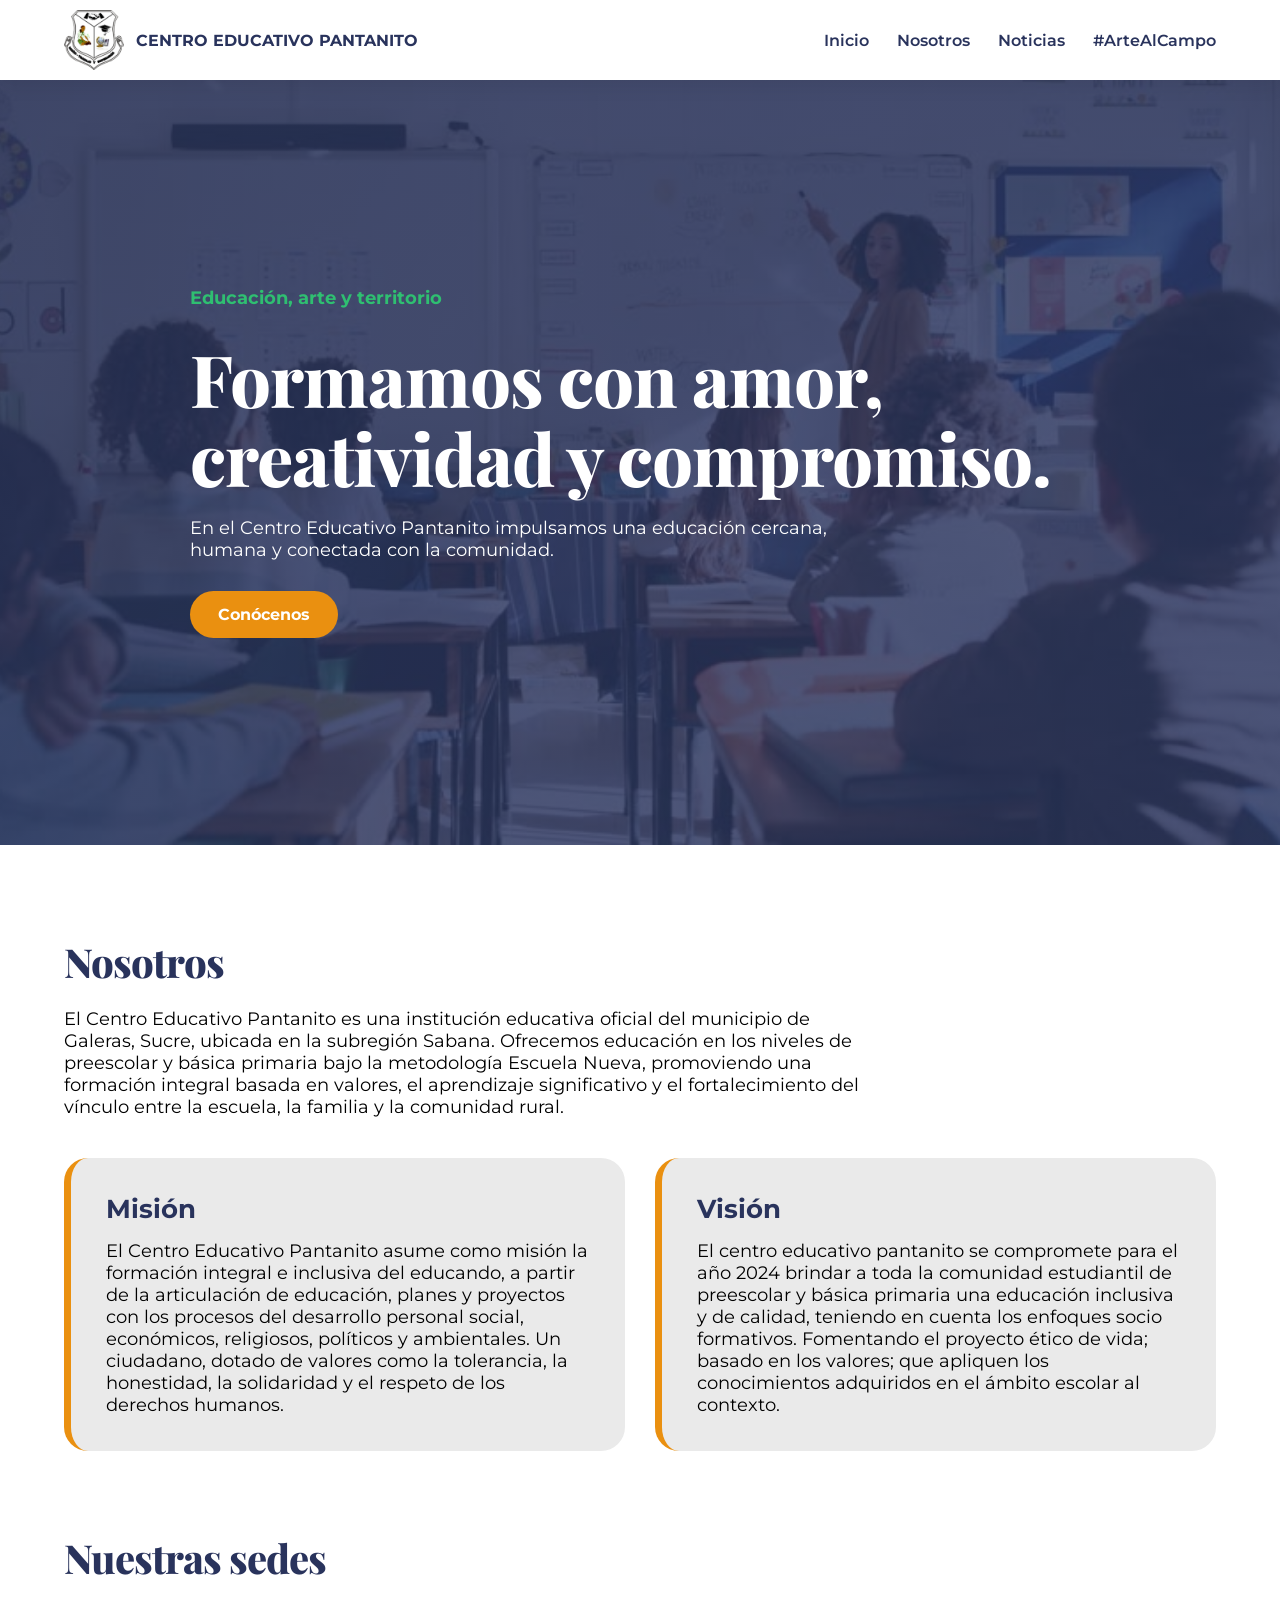
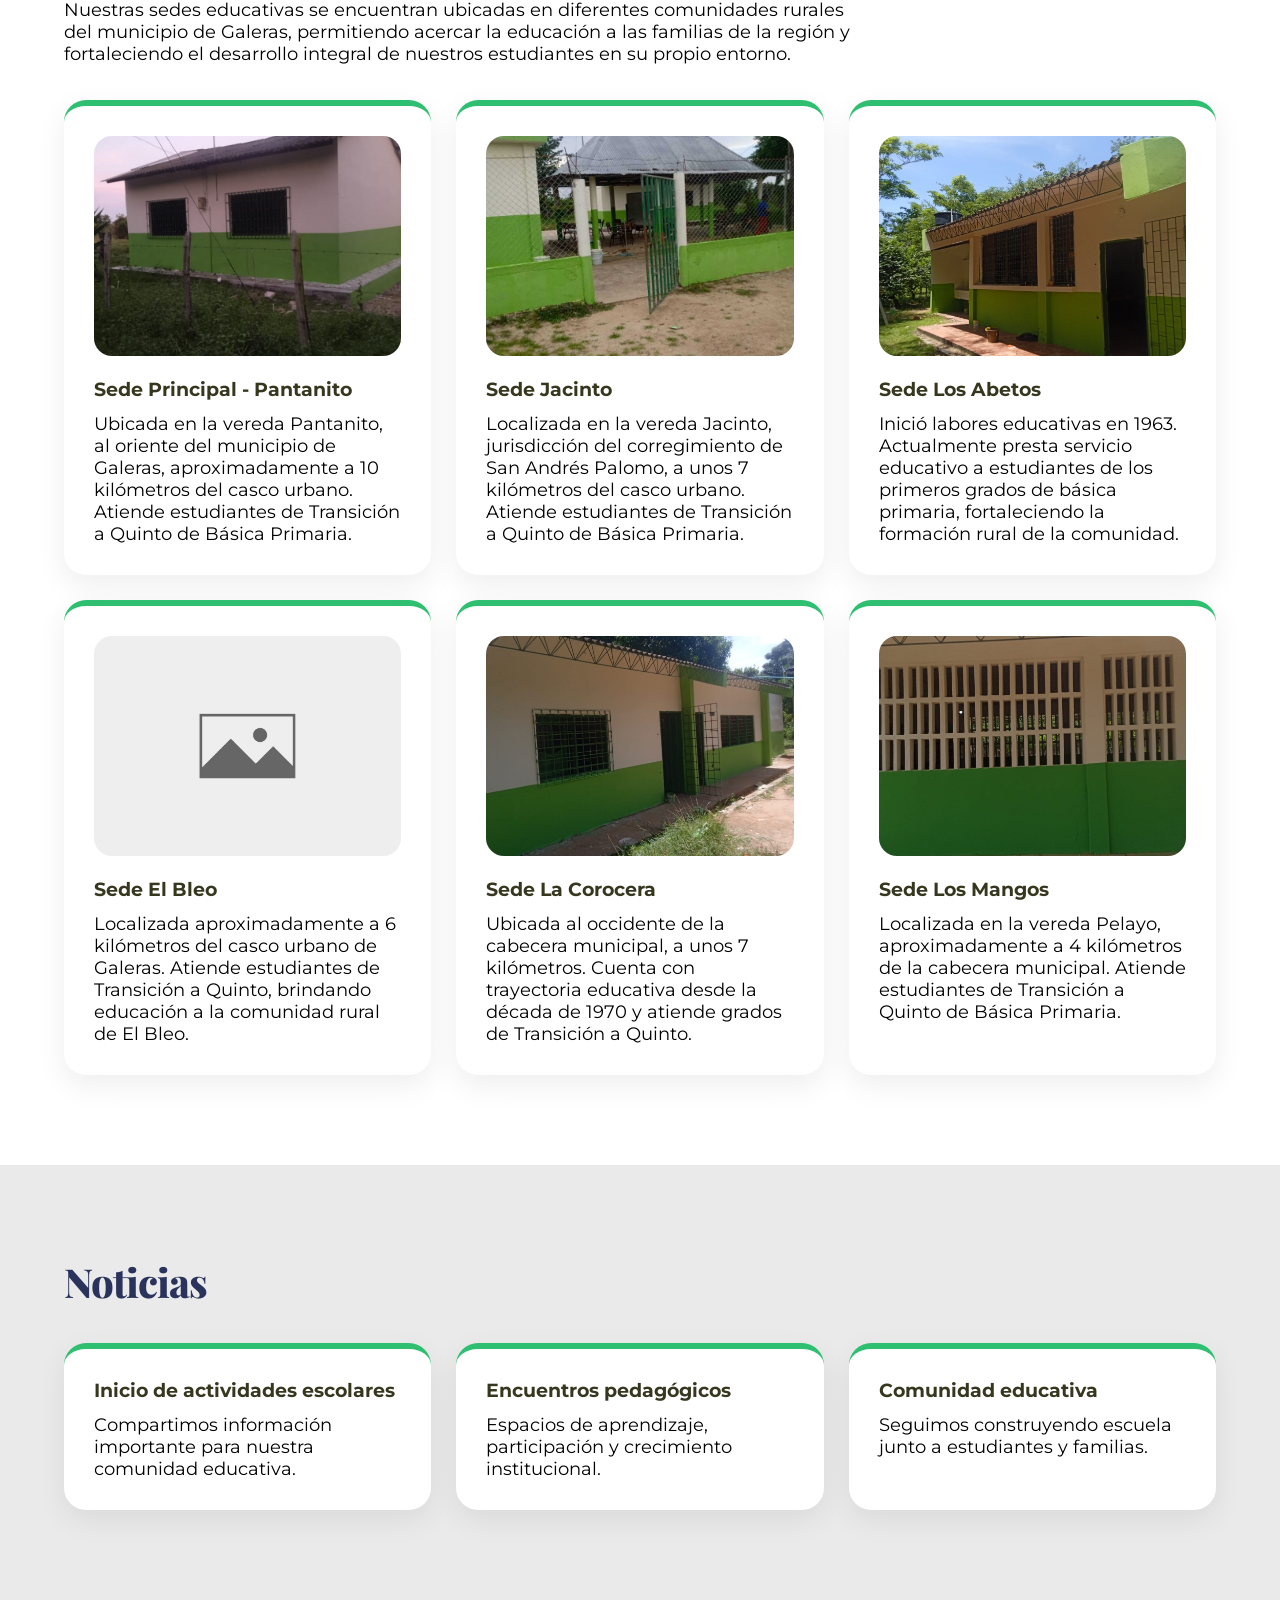
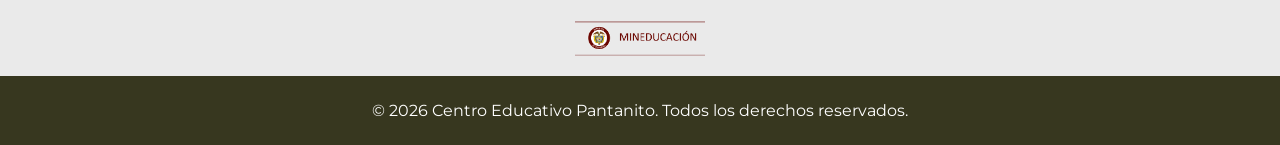
<file: index.html>
<!doctype html>
<html lang="es">
  <head>
    <meta charset="UTF-8" />
    <meta name="viewport" content="width=device-width, initial-scale=1.0" />
    <title>Centro Educativo Pantanito</title>
    <link rel="preconnect" href="https://fonts.googleapis.com" />
    <link rel="preconnect" href="https://fonts.gstatic.com" crossorigin />
    <link
      href="https://fonts.googleapis.com/css2?family=Montserrat:wght@400;500;600;700;800&family=Playfair+Display:wght@600;700;800&display=swap"
      rel="stylesheet"
    />
    <link rel="stylesheet" href="styles.css" />
  </head>
  <body>
    <header class="header">
      <nav class="navbar">
        <div class="logo">
          <div class="logo-box">
            <img src="img/logo.png" alt="Logo Centro Educativo Pantanito" />
          </div>
          <span>CENTRO EDUCATIVO PANTANITO</span>
        </div>

        <input type="checkbox" id="menu-toggle" class="menu-toggle" />
        <label for="menu-toggle" class="hamburger">
          <span></span>
          <span></span>
          <span></span>
        </label>

        <ul class="menu">
          <li><a href="#inicio">Inicio</a></li>
          <li><a href="#nosotros">Nosotros</a></li>
          <li><a href="#noticias">Noticias</a></li>
          <li><a href="arte-al-campo.html">#ArteAlCampo</a></li>
        </ul>
      </nav>
    </header>

    <section id="inicio" class="hero">
      <div class="hero-content">
        <p class="tag">Educación, arte y territorio</p>
        <h1>Formamos con amor, creatividad y compromiso.</h1>
        <p>
          En el Centro Educativo Pantanito impulsamos una educación cercana,
          humana y conectada con la comunidad.
        </p>
        <a href="#nosotros" class="btn">Conócenos</a>
      </div>
    </section>

    <section id="nosotros" class="section">
      <h2>Nosotros</h2>
      <p>
        El Centro Educativo Pantanito es una institución educativa oficial del
        municipio de Galeras, Sucre, ubicada en la subregión Sabana. Ofrecemos
        educación en los niveles de preescolar y básica primaria bajo la
        metodología Escuela Nueva, promoviendo una formación integral basada en
        valores, el aprendizaje significativo y el fortalecimiento del vínculo
        entre la escuela, la familia y la comunidad rural.
      </p>

      <div class="mission-vision">
        <article class="info-box">
          <h3>Misión</h3>
          <p>
            El Centro Educativo Pantanito asume como misión la formación
            integral e inclusiva del educando, a partir de la articulación de
            educación, planes y proyectos con los procesos del desarrollo
            personal social, económicos, religiosos, políticos y ambientales. Un
            ciudadano, dotado de valores como la tolerancia, la honestidad, la
            solidaridad y el respeto de los derechos humanos.
          </p>
        </article>

        <article class="info-box">
          <h3>Visión</h3>
          <p>
            El centro educativo pantanito se compromete para el año 2024 brindar
            a toda la comunidad estudiantil de preescolar y básica primaria una
            educación inclusiva y de calidad, teniendo en cuenta los enfoques
            socio formativos. Fomentando el proyecto ético de vida; basado en
            los valores; que apliquen los conocimientos adquiridos en el ámbito
            escolar al contexto.
          </p>
        </article>
      </div>

      <div class="sedes">
        <h2>Nuestras sedes</h2>
        <p>
          Nuestras sedes educativas se encuentran ubicadas en diferentes
          comunidades rurales del municipio de Galeras, permitiendo acercar la
          educación a las familias de la región y fortaleciendo el desarrollo
          integral de nuestros estudiantes en su propio entorno.
        </p>

        <div class="cards sedes-grid">
          <article class="card sede-card">
            <img
              src="img/sede_pantanito.jpeg"
              alt="Sede Principal - Pantanito"
              class="sede-img-real"
            />
            <h3>Sede Principal - Pantanito</h3>
            <p>
              Ubicada en la vereda Pantanito, al oriente del municipio de
              Galeras, aproximadamente a 10 kilómetros del casco urbano. Atiende
              estudiantes de Transición a Quinto de Básica Primaria.
            </p>
          </article>

          <article class="card sede-card">
            <img
              src="img/sede_jacinto.jpg"
              alt="Sede Jacinto"
              class="sede-img-real"
            />
            <h3>Sede Jacinto</h3>
            <p>
              Localizada en la vereda Jacinto, jurisdicción del corregimiento de
              San Andrés Palomo, a unos 7 kilómetros del casco urbano. Atiende
              estudiantes de Transición a Quinto de Básica Primaria.
            </p>
          </article>

          <article class="card sede-card">
            <img
              src="img/sede_abetos.jpeg"
              alt="Sede Abetos"
              class="sede-img-real"
            />
            <h3>Sede Los Abetos</h3>
            <p>
              Inició labores educativas en 1963. Actualmente presta servicio
              educativo a estudiantes de los primeros grados de básica primaria,
              fortaleciendo la formación rural de la comunidad.
            </p>
          </article>

          <article class="card sede-card">
            <img
              src="img/nophoto.webp"
              alt="Sede El Bleo"
              class="sede-img-real"
            />
            <h3>Sede El Bleo</h3>
            <p>
              Localizada aproximadamente a 6 kilómetros del casco urbano de
              Galeras. Atiende estudiantes de Transición a Quinto, brindando
              educación a la comunidad rural de El Bleo.
            </p>
          </article>

          <article class="card sede-card">
            <img
              src="img/sede_corocera.jpeg"
              alt="Sede Corocera"
              class="sede-img-real"
            />
            <h3>Sede La Corocera</h3>
            <p>
              Ubicada al occidente de la cabecera municipal, a unos 7
              kilómetros. Cuenta con trayectoria educativa desde la década de
              1970 y atiende grados de Transición a Quinto.
            </p>
          </article>

          <article class="card sede-card">
            <img
              src="img/sede_mangos.jpeg"
              alt="Sede Mangos"
              class="sede-img-real"
            />
            <h3>Sede Los Mangos</h3>
            <p>
              Localizada en la vereda Pelayo, aproximadamente a 4 kilómetros de
              la cabecera municipal. Atiende estudiantes de Transición a Quinto
              de Básica Primaria.
            </p>
          </article>
        </div>
      </div>
    </section>

    <section id="noticias" class="section bg-light">
      <h2>Noticias</h2>

      <div class="cards">
        <article class="card">
          <h3>Inicio de actividades escolares</h3>
          <p>
            Compartimos información importante para nuestra comunidad educativa.
          </p>
        </article>

        <article class="card">
          <h3>Encuentros pedagógicos</h3>
          <p>
            Espacios de aprendizaje, participación y crecimiento institucional.
          </p>
        </article>

        <article class="card">
          <h3>Comunidad educativa</h3>
          <p>Seguimos construyendo escuela junto a estudiantes y familias.</p>
        </article>
      </div>
    </section>

    <section class="logos-section">
      <div class="logos-container">
        <div class="logos-grid">
          <div class="logo-aliado">
            <img
              src="img/logo-mineducacion.png"
              alt="Ministerio de Educación Nacional"
            />
          </div>
        </div>
      </div>
    </section>

    <footer class="footer">
      <p>© 2026 Centro Educativo Pantanito. Todos los derechos reservados.</p>
    </footer>

    <script>
      let lastScroll = 0;
      const header = document.querySelector(".header");

      window.addEventListener("scroll", () => {
        const currentScroll = window.pageYOffset;

        if (currentScroll > lastScroll && currentScroll > 120) {
          header.classList.add("hide-header");
        } else {
          header.classList.remove("hide-header");
        }

        lastScroll = currentScroll;
      });
    </script>
  </body>
</html>
</file>
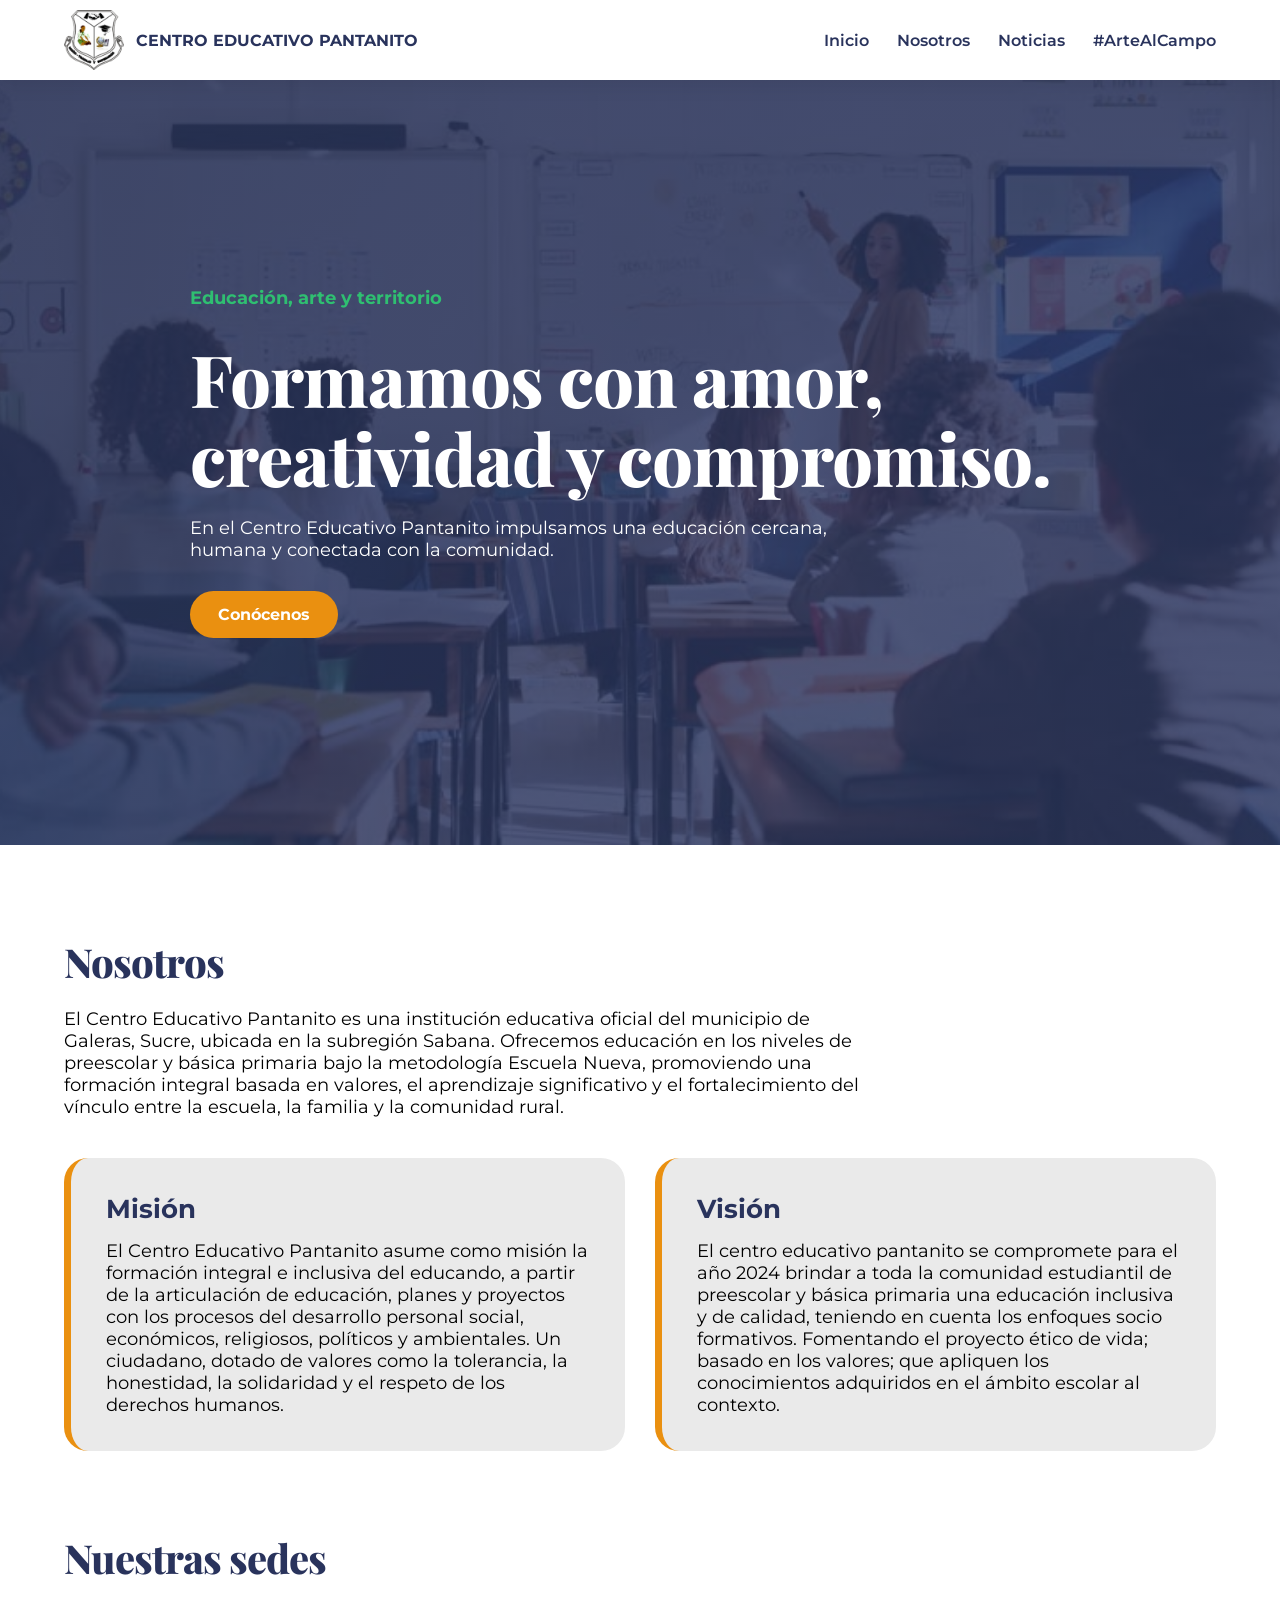
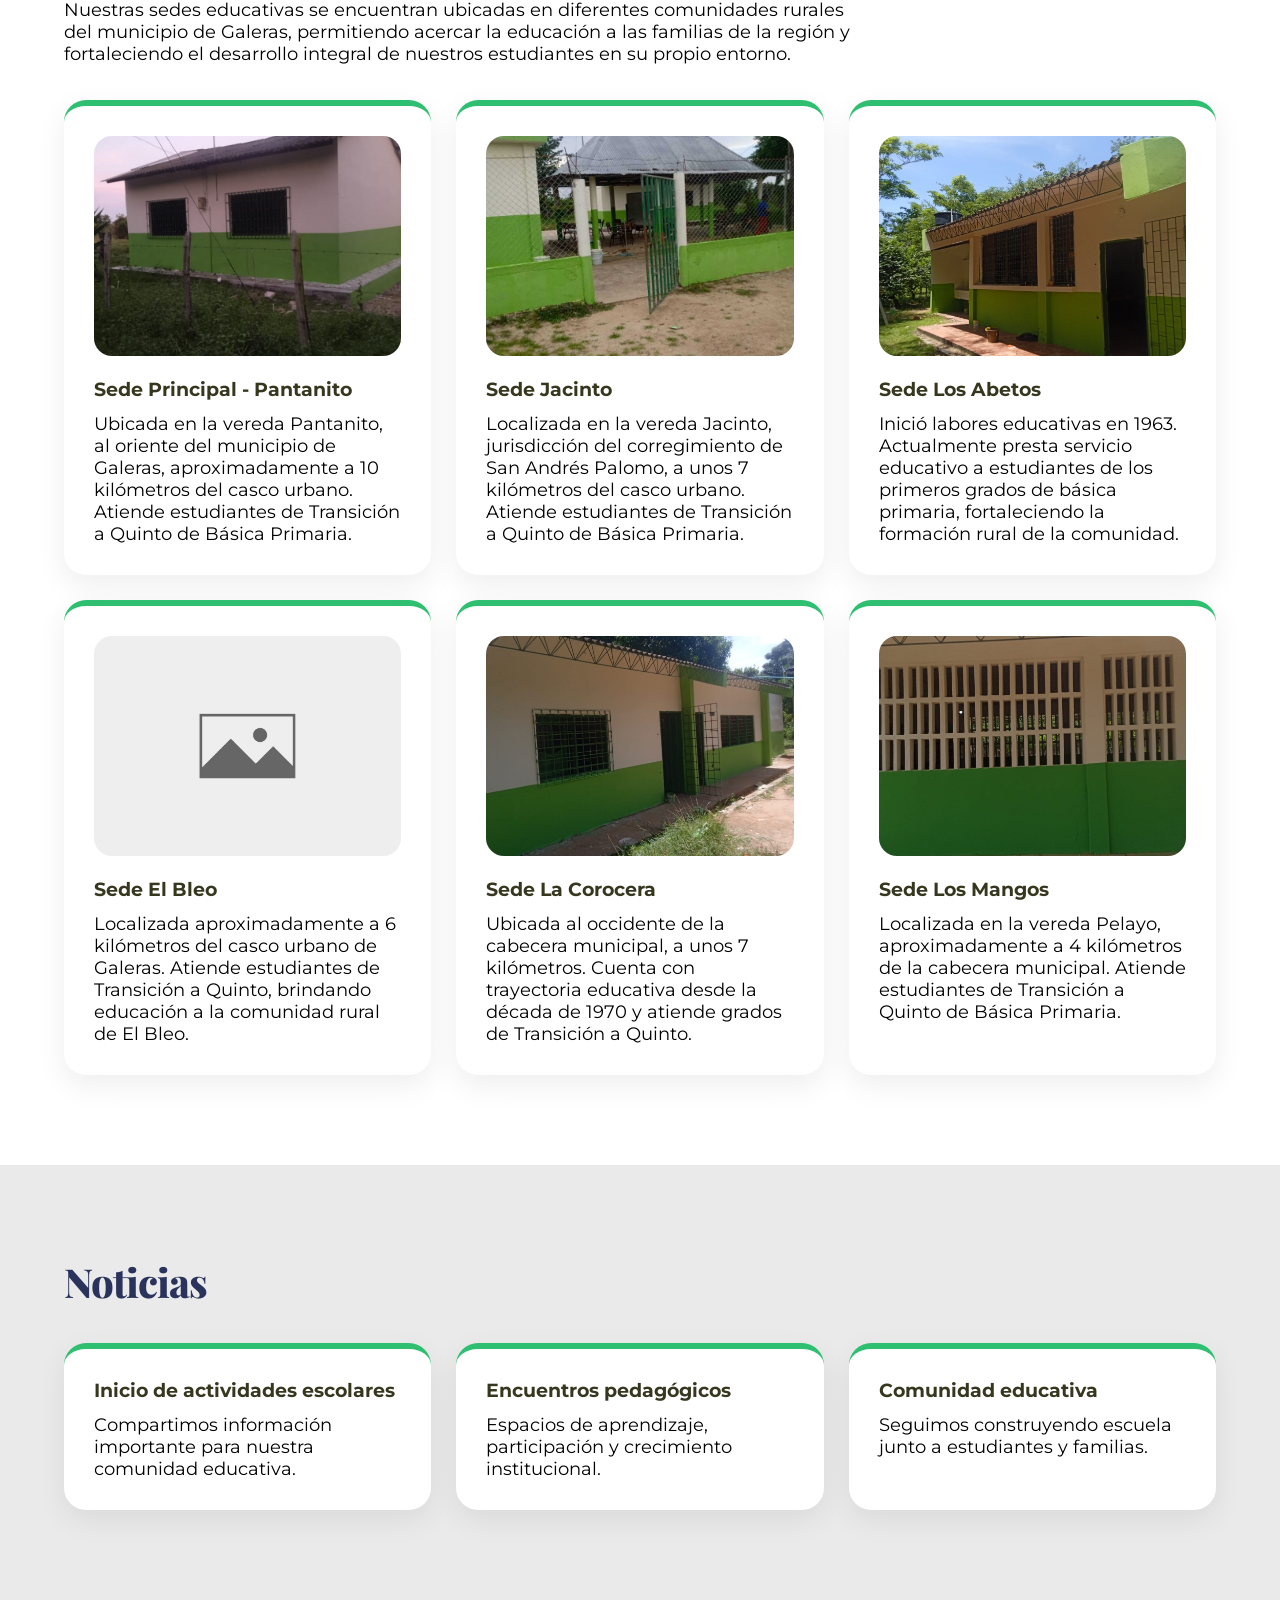
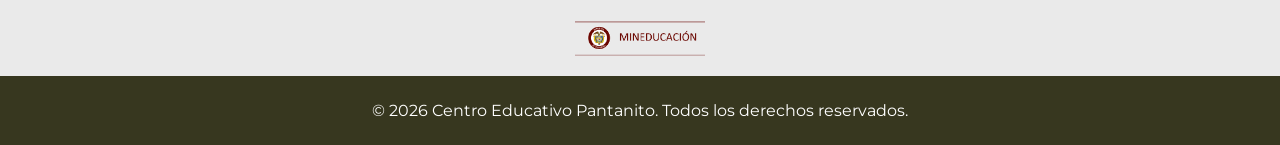
<file: public/index.html>
<!doctype html>
<html lang="es">
  <head>
    <meta charset="UTF-8" />
    <meta name="viewport" content="width=device-width, initial-scale=1.0" />
    <meta
      name="google-site-verification"
      content="tFphovsq3m1QZ6vWgcsMhpFMZ1lnezRZASwz-lnG0_Q"
    />
    <title>Centro Educativo Pantanito | Galeras, Sucre, Colombia</title>

    <meta
      name="description"
      content="Página web oficial del Centro Educativo Pantanito, institución educativa rural del municipio de Galeras, Sucre, Colombia. Conoce nuestras sedes, proyectos educativos, noticias y el proyecto Arte al Campo."
    />

    <meta name="robots" content="index, follow" />

    <meta name="author" content="Centro Educativo Pantanito" />
    <link rel="preconnect" href="https://fonts.googleapis.com" />
    <link rel="preconnect" href="https://fonts.gstatic.com" crossorigin />
    <link
      href="https://fonts.googleapis.com/css2?family=Montserrat:wght@400;500;600;700;800&family=Playfair+Display:wght@600;700;800&display=swap"
      rel="stylesheet"
    />
    <link rel="stylesheet" href="styles.css" />
  </head>
  <body>
    <header class="header">
      <nav class="navbar">
        <div class="logo">
          <div class="logo-box">
            <img src="img/logo.png" alt="Logo Centro Educativo Pantanito" />
          </div>
          <span>CENTRO EDUCATIVO PANTANITO</span>
        </div>

        <input type="checkbox" id="menu-toggle" class="menu-toggle" />
        <label for="menu-toggle" class="hamburger">
          <span></span>
          <span></span>
          <span></span>
        </label>

        <ul class="menu">
          <li><a href="#inicio">Inicio</a></li>
          <li><a href="#nosotros">Nosotros</a></li>
          <li><a href="#noticias">Noticias</a></li>
          <li><a href="arte-al-campo.html">#ArteAlCampo</a></li>
        </ul>
      </nav>
    </header>

    <section id="inicio" class="hero">
      <div class="hero-content">
        <p class="tag">Educación, arte y territorio</p>
        <h1>Formamos con amor, creatividad y compromiso.</h1>
        <p>
          En el Centro Educativo Pantanito impulsamos una educación cercana,
          humana y conectada con la comunidad.
        </p>
        <a href="#nosotros" class="btn">Conócenos</a>
      </div>
    </section>

    <section id="nosotros" class="section">
      <h2>Nosotros</h2>
      <p>
        El Centro Educativo Pantanito es una institución educativa oficial del
        municipio de Galeras, Sucre, ubicada en la subregión Sabana. Ofrecemos
        educación en los niveles de preescolar y básica primaria bajo la
        metodología Escuela Nueva, promoviendo una formación integral basada en
        valores, el aprendizaje significativo y el fortalecimiento del vínculo
        entre la escuela, la familia y la comunidad rural.
      </p>

      <div class="mission-vision">
        <article class="info-box">
          <h3>Misión</h3>
          <p>
            El Centro Educativo Pantanito asume como misión la formación
            integral e inclusiva del educando, a partir de la articulación de
            educación, planes y proyectos con los procesos del desarrollo
            personal social, económicos, religiosos, políticos y ambientales. Un
            ciudadano, dotado de valores como la tolerancia, la honestidad, la
            solidaridad y el respeto de los derechos humanos.
          </p>
        </article>

        <article class="info-box">
          <h3>Visión</h3>
          <p>
            El centro educativo pantanito se compromete para el año 2024 brindar
            a toda la comunidad estudiantil de preescolar y básica primaria una
            educación inclusiva y de calidad, teniendo en cuenta los enfoques
            socio formativos. Fomentando el proyecto ético de vida; basado en
            los valores; que apliquen los conocimientos adquiridos en el ámbito
            escolar al contexto.
          </p>
        </article>
      </div>

      <div class="sedes">
        <h2>Nuestras sedes</h2>
        <p>
          Nuestras sedes educativas se encuentran ubicadas en diferentes
          comunidades rurales del municipio de Galeras, permitiendo acercar la
          educación a las familias de la región y fortaleciendo el desarrollo
          integral de nuestros estudiantes en su propio entorno.
        </p>

        <div class="cards sedes-grid">
          <article class="card sede-card">
            <img
              src="img/sede_pantanito.jpeg"
              alt="Sede Principal - Pantanito"
              class="sede-img-real"
            />
            <h3>Sede Principal - Pantanito</h3>
            <p>
              Ubicada en la vereda Pantanito, al oriente del municipio de
              Galeras, aproximadamente a 10 kilómetros del casco urbano. Atiende
              estudiantes de Transición a Quinto de Básica Primaria.
            </p>
          </article>

          <article class="card sede-card">
            <img
              src="img/sede_jacinto.jpg"
              alt="Sede Jacinto"
              class="sede-img-real"
            />
            <h3>Sede Jacinto</h3>
            <p>
              Localizada en la vereda Jacinto, jurisdicción del corregimiento de
              San Andrés Palomo, a unos 7 kilómetros del casco urbano. Atiende
              estudiantes de Transición a Quinto de Básica Primaria.
            </p>
          </article>

          <article class="card sede-card">
            <img
              src="img/sede_abetos.jpeg"
              alt="Sede Abetos"
              class="sede-img-real"
            />
            <h3>Sede Los Abetos</h3>
            <p>
              Inició labores educativas en 1963. Actualmente presta servicio
              educativo a estudiantes de los primeros grados de básica primaria,
              fortaleciendo la formación rural de la comunidad.
            </p>
          </article>

          <article class="card sede-card">
            <img
              src="img/nophoto.webp"
              alt="Sede El Bleo"
              class="sede-img-real"
            />
            <h3>Sede El Bleo</h3>
            <p>
              Localizada aproximadamente a 6 kilómetros del casco urbano de
              Galeras. Atiende estudiantes de Transición a Quinto, brindando
              educación a la comunidad rural de El Bleo.
            </p>
          </article>

          <article class="card sede-card">
            <img
              src="img/sede_corocera.jpeg"
              alt="Sede Corocera"
              class="sede-img-real"
            />
            <h3>Sede La Corocera</h3>
            <p>
              Ubicada al occidente de la cabecera municipal, a unos 7
              kilómetros. Cuenta con trayectoria educativa desde la década de
              1970 y atiende grados de Transición a Quinto.
            </p>
          </article>

          <article class="card sede-card">
            <img
              src="img/sede_mangos.jpeg"
              alt="Sede Mangos"
              class="sede-img-real"
            />
            <h3>Sede Los Mangos</h3>
            <p>
              Localizada en la vereda Pelayo, aproximadamente a 4 kilómetros de
              la cabecera municipal. Atiende estudiantes de Transición a Quinto
              de Básica Primaria.
            </p>
          </article>
        </div>
      </div>
    </section>

    <section id="noticias" class="section bg-light">
      <h2>Noticias</h2>

      <div class="cards">
        <article class="card">
          <h3>Inicio de actividades escolares</h3>
          <p>
            Compartimos información importante para nuestra comunidad educativa.
          </p>
        </article>

        <article class="card">
          <h3>Encuentros pedagógicos</h3>
          <p>
            Espacios de aprendizaje, participación y crecimiento institucional.
          </p>
        </article>

        <article class="card">
          <h3>Comunidad educativa</h3>
          <p>Seguimos construyendo escuela junto a estudiantes y familias.</p>
        </article>
      </div>
    </section>

    <section class="logos-section">
      <div class="logos-container">
        <div class="logos-grid">
          <div class="logo-aliado">
            <img
              src="img/logo-mineducacion.png"
              alt="Ministerio de Educación Nacional"
            />
          </div>
        </div>
      </div>
    </section>

    <footer class="footer">
      <p>© 2026 Centro Educativo Pantanito. Todos los derechos reservados.</p>
    </footer>

    <script>
      let lastScroll = 0;
      const header = document.querySelector(".header");

      window.addEventListener("scroll", () => {
        const currentScroll = window.pageYOffset;

        if (currentScroll > lastScroll && currentScroll > 120) {
          header.classList.add("hide-header");
        } else {
          header.classList.remove("hide-header");
        }

        lastScroll = currentScroll;
      });
    </script>
  </body>
</html>
</file>
<file: styles.css>
:root {
  --gris: #EAEAEA;
  --naranja: #EA9010;
  --khaki: #37371F;
  --indigo: #29335C;
  --verde: #2FBF71;
  --blanco: #FFFFFF;
  --texto: #222222;
}

* {
  margin: 0;
  padding: 0;
  box-sizing: border-box;
}

html {
  scroll-behavior: smooth;
}

body {
  font-family: 'Montserrat', sans-serif;
}

h1, h2 {
  font-family: 'Playfair Display', serif;
  font-weight: 800;
  letter-spacing: -1px;
}

h3,
.logo span,
.menu a,
.btn,
.tag {
  font-family: 'Montserrat', sans-serif;
  font-weight: 700;
}

p,
li,
span {
  font-family: 'Montserrat', sans-serif;
  font-weight: 400;
}

.header {
  background: var(--blanco);
  box-shadow: 0 4px 20px rgba(0, 0, 0, 0.08);
  position: sticky;
  top: 0;
  z-index: 1000;
  transition: transform 0.35s ease;
}

.header.hide-header {
  transform: translateY(-100%);
}

.navbar {
  width: 90%;
  max-width: 1200px;
  margin: auto;
  height: 80px;
  display: flex;
  justify-content: space-between;
  align-items: center;
}

.logo {
  display: flex;
  align-items: center;
  gap: 12px;
  font-weight: bold;
  color: var(--indigo);
}

.logo-box {
  width: 60px;
  height: 60px;
  border-radius: 14px;
  background: transparent;
  display: flex;
  align-items: center;
  justify-content: center;
  overflow: hidden;
}

.logo-box img {
  width: 100%;
  height: 100%;
  object-fit: contain;
}

.menu {
  list-style: none;
  display: flex;
  gap: 28px;
}

.menu a {
  text-decoration: none;
  color: var(--indigo);
  font-weight: 600;
}

.menu a:hover {
  color: var(--naranja);
}

.hero {
  min-height: 85vh;
  background:
    linear-gradient(rgba(41, 51, 92, 0.82), rgba(41, 51, 92, 0.82)),
    url("img/index.jpg");
  background-size: cover;
  background-position: center;
  display: flex;
  align-items: center;
  color: var(--blanco);
}

.hero-content {
  width: 90%;
  max-width: 900px;
  margin: auto;
}

.tag {
  color: var(--verde);
  font-weight: bold;
  margin-bottom: 15px;
}

.hero h1 {
  font-size: clamp(38px, 6vw, 72px);
  line-height: 1.1;
  margin-bottom: 20px;
}

.hero p {
  max-width: 650px;
  font-size: 18px;
  margin-bottom: 30px;
}

.btn {
  display: inline-block;
  background: var(--naranja);
  color: var(--blanco);
  padding: 14px 28px;
  border-radius: 40px;
  text-decoration: none;
  font-weight: bold;
  transition: 0.3s ease;
}

.btn:hover {
  background: var(--verde);
  transform: translateY(-3px);
}

.section {
  width: 90%;
  max-width: 1200px;
  margin: auto;
  padding: 90px 0;
}

.section h2 {
  color: var(--indigo);
  font-size: 40px;
  margin-bottom: 20px;
}

.section p {
  max-width: 800px;
  font-size: 18px;
}

.bg-light {
  max-width: none;
  width: 100%;
  background: var(--gris);
  padding-left: 5%;
  padding-right: 5%;
}

.cards {
  display: grid;
  grid-template-columns: repeat(3, 1fr);
  gap: 25px;
  margin-top: 35px;
}

.card {
  background: var(--blanco);
  padding: 30px;
  border-radius: 22px;
  box-shadow: 0 10px 30px rgba(0, 0, 0, 0.07);
  border-top: 6px solid var(--verde);
}

.card h3 {
  color: var(--khaki);
  margin-bottom: 12px;
}

.arte {
  background: var(--indigo);
  color: var(--blanco);
  border-radius: 30px;
  padding: 70px;
  margin-top: 70px;
  margin-bottom: 70px;
}

.arte h2 {
  color: var(--verde);
}

.btn-dark {
  background: var(--verde);
  margin-top: 25px;
}

.btn-dark:hover {
  background: var(--naranja);
}

.footer {
  background: var(--khaki);
  color: var(--blanco);
  text-align: center;
  padding: 25px;
}

@media (max-width: 768px) {
  .navbar {
    height: auto;
    padding: 18px 0 22px;
    flex-direction: column;
    gap: 18px;
  }

  .logo {
    justify-content: center;
    text-align: left;
  }

  .logo span {
    font-size: 18px;
    line-height: 1.2;
    max-width: 260px;
  }

  .logo-box {
    width: 56px;
    height: 56px;
    flex-shrink: 0;
  }

  .menu {
    width: 100%;
    display: grid;
    grid-template-columns: repeat(2, 1fr);
    gap: 12px;
  }

  .menu li {
    width: 100%;
  }

  .menu a {
    display: block;
    width: 100%;
    text-align: center;
    background: var(--gris);
    padding: 12px 10px;
    border-radius: 999px;
    font-size: 15px;
  }

  .menu a:hover {
    background: var(--naranja);
    color: var(--blanco);
  }

  .hero {
    min-height: 70vh;
    text-align: center;
    padding: 70px 0;
  }

  .hero-content {
    width: 88%;
  }

  .tag {
    font-size: 18px;
    margin-bottom: 18px;
  }

  .hero h1 {
    font-size: 45px;
    line-height: 1.05;
  }

  .hero p {
    font-size: 19px;
    margin-left: auto;
    margin-right: auto;
  }

  .cards {
    grid-template-columns: 1fr;
  }

  .mission-vision {
    grid-template-columns: 1fr;
  }

  .arte {
    padding: 45px 25px;
    border-radius: 20px;
  }

  .section h2 {
    font-size: 34px;
  }
}

@media (max-width: 430px) {
  .navbar {
    width: 92%;
  }

  .logo span {
    font-size: 16px;
  }

  .menu {
    grid-template-columns: 1fr;
    gap: 10px;
  }

  .menu a {
    font-size: 15px;
    padding: 11px;
  }

  .hero h1 {
    font-size: 38px;
  }

  .hero p {
    font-size: 17px;
  }

  .tag {
    font-size: 16px;
  }
}

.arte-hero {
  background:
    linear-gradient(rgba(55, 55, 31, 0.78), rgba(55, 55, 31, 0.78)),
    url("https://images.unsplash.com/photo-1513364776144-60967b0f800f?auto=format&fit=crop&w=1600&q=80");
  background-size: cover;
  background-position: center;
}

.mission-vision {
  display: grid;
  grid-template-columns: repeat(2, 1fr);
  gap: 30px;
  margin-top: 40px;
}

.info-box {
  background: var(--gris);
  padding: 35px;
  border-radius: 24px;
  border-left: 7px solid var(--naranja);
}

.info-box h3 {
  color: var(--indigo);
  font-size: 26px;
  margin-bottom: 15px;
}

.sedes {
  margin-top: 80px;
}

.sedes h2 {
  margin-bottom: 15px;
}

.sedes-grid {
  margin-top: 35px;
}

.sede-card {
  overflow: hidden;
}

.sede-img-real {
  width: 100%;
  max-width: 320px;
  height: 220px;
  object-fit: cover;
  object-position: center;
  display: block;
  border-radius: 18px;
  margin: 0 auto 22px auto;
}

.sede-card {
  display: flex;
  flex-direction: column;
}

.logos-section {
  background: var(--gris);
  padding: 20px 5%;
}

.logos-container {
  max-width: 1200px;
  margin: auto;
}

.logos-grid {
  display: flex;
  justify-content: center;
  align-items: center;
}

.logo-aliado {
  display: flex;
  align-items: center;
  justify-content: center;
  background: transparent;
  padding: 0;
  border: none;
  box-shadow: none;
}

.logo-aliado img {
  max-width: 130px;
  max-height: 45px;
  object-fit: contain;
}

@media (max-width: 768px) {
  .mission-vision {
    grid-template-columns: 1fr;
  }
}

.menu a {
  position: relative;
  transition: color 0.3s ease, transform 0.3s ease;
}

.menu a::after {
  content: "";
  position: absolute;
  left: 50%;
  bottom: -6px;
  width: 0;
  height: 3px;
  background: var(--verde);
  border-radius: 20px;
  transform: translateX(-50%);
  transition: width 0.3s ease;
}

.menu a:hover {
  color: var(--verde);
  transform: translateY(-2px);
}

.menu a:hover::after {
  width: 60%;
}

.card {
  transition: transform 0.3s ease, box-shadow 0.3s ease;
}

.card:hover {
  transform: translateY(-8px);
  box-shadow: 0 18px 45px rgba(0, 0, 0, 0.12);
}

.card h3 {
  transition: color 0.3s ease;
}

.card:hover h3 {
  color: var(--indigo);
}

.info-box {
  transition: transform 0.3s ease, box-shadow 0.3s ease;
}

.info-box:hover {
  transform: translateY(-6px);
  box-shadow: 0 16px 35px rgba(0, 0, 0, 0.1);
}

.menu-toggle,
.hamburger {
  display: none;
}

@media (max-width: 768px) {
  .navbar {
    height: 82px;
    padding: 0;
    flex-direction: row;
    justify-content: space-between;
    align-items: center;
  }

  .logo {
    flex: 1;
  }

  .logo span {
    font-size: 15px;
    line-height: 1.2;
    max-width: 220px;
  }

  .logo-box {
    width: 52px;
    height: 52px;
  }

  .hamburger {
    width: 44px;
    height: 44px;
    border-radius: 12px;
    background: var(--gris);
    display: flex;
    flex-direction: column;
    justify-content: center;
    align-items: center;
    gap: 5px;
    cursor: pointer;
  }

  .hamburger span {
    width: 22px;
    height: 3px;
    background: var(--indigo);
    border-radius: 10px;
    transition: 0.3s ease;
  }

  .menu {
    position: absolute;
    top: 82px;
    left: 0;
    width: 100%;
    background: var(--blanco);
    padding: 18px 6%;
    display: none;
    grid-template-columns: 1fr;
    gap: 12px;
    box-shadow: 0 18px 35px rgba(0, 0, 0, 0.08);
  }

  .menu-toggle:checked ~ .menu {
    display: grid;
  }

  .menu a {
    background: var(--gris);
    padding: 13px;
    border-radius: 999px;
    text-align: center;
  }

  .menu a::after {
    display: none;
  }

  .menu-toggle:checked + .hamburger span:nth-child(1) {
    transform: rotate(45deg) translate(5px, 6px);
  }

  .menu-toggle:checked + .hamburger span:nth-child(2) {
    opacity: 0;
  }

  .menu-toggle:checked + .hamburger span:nth-child(3) {
    transform: rotate(-45deg) translate(5px, -6px);
  }
}

.arte-gallery {
  display: grid;
  grid-template-columns: 1.2fr 1fr;
  gap: 24px;
  margin-top: 40px;
  align-items: stretch;
}

.arte-gallery-card {
  background: var(--gris);
  border-radius: 26px;
  overflow: hidden;
  box-shadow: 0 14px 35px rgba(0, 0, 0, 0.08);
  transition: transform 0.3s ease, box-shadow 0.3s ease;
}

.arte-gallery-card.large {
  grid-row: span 2;
}

.arte-gallery-card img {
  width: 100%;
  height: 100%;
  object-fit: cover;
  display: block;
}

.arte-gallery-card:hover {
  transform: translateY(-6px);
  box-shadow: 0 20px 45px rgba(0, 0, 0, 0.13);
}

@media (max-width: 900px) {
  .arte-gallery {
    grid-template-columns: 1fr;
  }

  .arte-gallery-card.large {
    grid-row: auto;
  }

  .arte-gallery-card img {
    height: auto;
  }
}

.arte-carousel-section {
  margin-top: 45px;
}

.arte-carousel-header {
  margin-bottom: 20px;
}

.arte-carousel-header h3 {
  color: var(--indigo);
  font-size: 24px;
  margin-bottom: 6px;
}

.arte-carousel-header p {
  color: var(--texto);
  font-size: 15px;
}

.arte-carousel {
  position: relative;
  display: flex;
  align-items: center;
  gap: 15px;
}

.arte-carousel-track {
  display: flex;
  gap: 22px;
  overflow-x: auto;
  scroll-behavior: smooth;
  padding: 10px 4px 20px;
  scrollbar-width: thin;
}

.arte-slide {
  width: 290px;
  min-width: 290px;
  height: 365px;
  object-fit: cover;
  border-radius: 22px;
  background: var(--gris);
  box-shadow: 0 12px 30px rgba(0, 0, 0, 0.1);
  cursor: pointer;
  transition: transform 0.3s ease, box-shadow 0.3s ease;
}

.arte-slide:hover {
  transform: translateY(-6px);
  box-shadow: 0 18px 42px rgba(0, 0, 0, 0.16);
}

.carousel-btn {
  width: 44px;
  height: 44px;
  min-width: 44px;
  border: none;
  border-radius: 50%;
  background: var(--indigo);
  color: var(--blanco);
  font-size: 32px;
  line-height: 1;
  cursor: pointer;
  display: grid;
  place-items: center;
  transition: background 0.3s ease, transform 0.3s ease;
}

.carousel-btn:hover {
  background: var(--verde);
  transform: scale(1.08);
}

.image-modal {
  position: fixed;
  inset: 0;
  background: rgba(0, 0, 0, 0.82);
  display: none;
  align-items: center;
  justify-content: center;
  padding: 25px;
  z-index: 5000;
}

.image-modal.active {
  display: flex;
}

.image-modal img {
  max-width: 92vw;
  max-height: 88vh;
  object-fit: contain;
  border-radius: 18px;
  background: var(--blanco);
}

.modal-close {
  position: absolute;
  top: 22px;
  right: 28px;
  background: transparent;
  border: none;
  color: var(--blanco);
  font-size: 42px;
  cursor: pointer;
}

@media (max-width: 768px) {
  .arte-carousel {
    gap: 8px;
  }

  .arte-slide {
    width: 245px;
    min-width: 245px;
    height: 310px;
  }

  .carousel-btn {
    display: none;
  }
}

.versiones-accordion {
  margin-top: 35px;
  display: grid;
  gap: 22px;
}

.version-box {
  background: var(--blanco);
  border-radius: 24px;
  box-shadow: 0 14px 35px rgba(0, 0, 0, 0.08);
  overflow: hidden;
}

.version-box summary {
  cursor: pointer;
  padding: 24px 30px;
  font-family: 'Montserrat', sans-serif;
  font-size: 22px;
  font-weight: 800;
  color: var(--indigo);
  list-style: none;
  position: relative;
}

.version-box summary::-webkit-details-marker {
  display: none;
}

.version-box summary::after {
  content: "+";
  position: absolute;
  right: 30px;
  top: 50%;
  transform: translateY(-50%);
  font-size: 30px;
  color: var(--verde);
}

.version-box[open] summary::after {
  content: "−";
}

.version-content {
  padding: 0 30px 35px;
}

.version-box[open] summary {
  border-bottom: 1px solid var(--gris);
  margin-bottom: 30px;
}

/* ==================================================
   SECCIÓN: ENLACES DE INTERÉS
================================================== */

.enlaces-section {
  margin-top: 3rem;
  padding: 2rem;
  background: var(--blanco);;
}

.enlaces-section .arte-carousel-header {
  margin-bottom: 1.5rem;
}

.enlaces-section .arte-carousel-header h3 {
  margin: 0 0 0.5rem;
  color: var(--indigo);
  font-family: "Montserrat", sans-serif;
  font-size: 24px;
}

.enlaces-section .arte-carousel-header p {
  margin: 0;
  color: var(--texto);
  font-size: 1rem;
  line-height: 1.6;
}

/* Contenedor de las tarjetas */

.enlaces-list {
  list-style: none;
  margin: 0;
  padding: 0;

  display: grid;
  grid-template-columns: repeat(2, minmax(0, 1fr));
  gap: 1rem;
}

.enlaces-list li {
  margin: 0;
  padding: 0;
}

/* Tarjeta de cada enlace */

.enlaces-list li a {
  display: flex;
  align-items: center;
  justify-content: space-between;
  gap: 1rem;

  min-height: 90px;
  padding: 1.2rem 1.3rem;

  color: --var(--indigo);
  background: var(--blanco);
  border: 1px solid var(--gris);
  border-left: 5px solid -var(--naranja);
  border-radius: 14px;

  font-family: "Montserrat", sans-serif;
  font-size: 1rem;
  font-weight: 700;
  line-height: 1.45;

  text-decoration: none;
  overflow-wrap: anywhere;

  box-shadow: 0 5px 15px rgba(32, 57, 104, 0.08);

  transition:
    transform 0.25s ease,
    box-shadow 0.25s ease,
    border-color 0.25s ease,
    background-color 0.25s ease;
}

/* Efecto al pasar el cursor */

.enlaces-list li a:hover {
  color: --var(--indigo);
  background: var(--gris);
  border-color: var(--naranja);
  transform: translateY(-4px);
  box-shadow: 0 10px 24px rgba(32, 57, 104, 0.16);
}

/* Accesibilidad con teclado */

.enlaces-list li a:focus-visible {
  outline: 3px solid rgba(213, 75, 11, 0.35);
  outline-offset: 4px;
}

/* Icono de enlace externo */

.enlace-icon {
  flex: 0 0 auto;

  width: 36px;
  height: 36px;

  display: grid;
  place-items: center;

  color: var(--blanco);
  background: var(--indigo);
  border-radius: 50%;

  font-size: 1.1rem;
  font-weight: 700;

  transition:
    background-color 0.25s ease,
    transform 0.25s ease;
}

.enlaces-list li a:hover .enlace-icon {
  background: var(--naranja);
  transform: translate(2px, -2px);
}

/* ==================================================
   DISEÑO RESPONSIVO
================================================== */

@media (max-width: 768px) {
  .enlaces-section {
    margin-top: 2rem;
    padding: 1.25rem;
  }

  .enlaces-section .arte-carousel-header h3 {
    font-size: 1.6rem;
  }

  .enlaces-list {
    grid-template-columns: 1fr;
  }

  .enlaces-list li a {
    min-height: 78px;
    padding: 1rem;
    font-size: 0.95rem;
  }
}

@media (max-width: 480px) {
  .enlaces-section {
    padding: 1rem;
  }

  .enlaces-section .arte-carousel-header h3 {
    font-size: 1.4rem;
  }

  .enlaces-list li a {
    gap: 0.75rem;
  }

  .enlace-icon {
    width: 32px;
    height: 32px;
    font-size: 1rem;
  }
}

.arte-video {
  width: 290px;
  min-width: 290px;
  height: 365px;
  object-fit: cover;
  border-radius: 22px;
  background: #000;
}

.arte-carousel-track {
  scroll-behavior: smooth;
  scroll-snap-type: x proximity;
  overscroll-behavior-x: contain;
}

.arte-carousel-track > .arte-slide {
  scroll-snap-align: start;
}

@media (prefers-reduced-motion: reduce) {
  .arte-carousel-track {
    scroll-behavior: auto;
  }
}
</file>
<file: public/styles.css>
:root {
  --gris: #EAEAEA;
  --naranja: #EA9010;
  --khaki: #37371F;
  --indigo: #29335C;
  --verde: #2FBF71;
  --blanco: #FFFFFF;
  --texto: #222222;
}

* {
  margin: 0;
  padding: 0;
  box-sizing: border-box;
}

html {
  scroll-behavior: smooth;
}

body {
  font-family: 'Montserrat', sans-serif;
}

h1, h2 {
  font-family: 'Playfair Display', serif;
  font-weight: 800;
  letter-spacing: -1px;
}

h3,
.logo span,
.menu a,
.btn,
.tag {
  font-family: 'Montserrat', sans-serif;
  font-weight: 700;
}

p,
li,
span {
  font-family: 'Montserrat', sans-serif;
  font-weight: 400;
}

.header {
  background: var(--blanco);
  box-shadow: 0 4px 20px rgba(0, 0, 0, 0.08);
  position: sticky;
  top: 0;
  z-index: 1000;
  transition: transform 0.35s ease;
}

.header.hide-header {
  transform: translateY(-100%);
}

.navbar {
  width: 90%;
  max-width: 1200px;
  margin: auto;
  height: 80px;
  display: flex;
  justify-content: space-between;
  align-items: center;
}

.logo {
  display: flex;
  align-items: center;
  gap: 12px;
  font-weight: bold;
  color: var(--indigo);
}

.logo-box {
  width: 60px;
  height: 60px;
  border-radius: 14px;
  background: transparent;
  display: flex;
  align-items: center;
  justify-content: center;
  overflow: hidden;
}

.logo-box img {
  width: 100%;
  height: 100%;
  object-fit: contain;
}

.menu {
  list-style: none;
  display: flex;
  gap: 28px;
}

.menu a {
  text-decoration: none;
  color: var(--indigo);
  font-weight: 600;
}

.menu a:hover {
  color: var(--naranja);
}

.hero {
  min-height: 85vh;
  background:
    linear-gradient(rgba(41, 51, 92, 0.82), rgba(41, 51, 92, 0.82)),
    url("img/index.jpg");
  background-size: cover;
  background-position: center;
  display: flex;
  align-items: center;
  color: var(--blanco);
}

.hero-content {
  width: 90%;
  max-width: 900px;
  margin: auto;
}

.tag {
  color: var(--verde);
  font-weight: bold;
  margin-bottom: 15px;
}

.hero h1 {
  font-size: clamp(38px, 6vw, 72px);
  line-height: 1.1;
  margin-bottom: 20px;
}

.hero p {
  max-width: 650px;
  font-size: 18px;
  margin-bottom: 30px;
}

.btn {
  display: inline-block;
  background: var(--naranja);
  color: var(--blanco);
  padding: 14px 28px;
  border-radius: 40px;
  text-decoration: none;
  font-weight: bold;
  transition: 0.3s ease;
}

.btn:hover {
  background: var(--verde);
  transform: translateY(-3px);
}

.section {
  width: 90%;
  max-width: 1200px;
  margin: auto;
  padding: 90px 0;
}

.section h2 {
  color: var(--indigo);
  font-size: 40px;
  margin-bottom: 20px;
}

.section p {
  max-width: 800px;
  font-size: 18px;
}

.bg-light {
  max-width: none;
  width: 100%;
  background: var(--gris);
  padding-left: 5%;
  padding-right: 5%;
}

.cards {
  display: grid;
  grid-template-columns: repeat(3, 1fr);
  gap: 25px;
  margin-top: 35px;
}

.card {
  background: var(--blanco);
  padding: 30px;
  border-radius: 22px;
  box-shadow: 0 10px 30px rgba(0, 0, 0, 0.07);
  border-top: 6px solid var(--verde);
}

.card h3 {
  color: var(--khaki);
  margin-bottom: 12px;
}

.arte {
  background: var(--indigo);
  color: var(--blanco);
  border-radius: 30px;
  padding: 70px;
  margin-top: 70px;
  margin-bottom: 70px;
}

.arte h2 {
  color: var(--verde);
}

.btn-dark {
  background: var(--verde);
  margin-top: 25px;
}

.btn-dark:hover {
  background: var(--naranja);
}

.footer {
  background: var(--khaki);
  color: var(--blanco);
  text-align: center;
  padding: 25px;
}

@media (max-width: 768px) {
  .navbar {
    height: auto;
    padding: 18px 0 22px;
    flex-direction: column;
    gap: 18px;
  }

  .logo {
    justify-content: center;
    text-align: left;
  }

  .logo span {
    font-size: 18px;
    line-height: 1.2;
    max-width: 260px;
  }

  .logo-box {
    width: 56px;
    height: 56px;
    flex-shrink: 0;
  }

  .menu {
    width: 100%;
    display: grid;
    grid-template-columns: repeat(2, 1fr);
    gap: 12px;
  }

  .menu li {
    width: 100%;
  }

  .menu a {
    display: block;
    width: 100%;
    text-align: center;
    background: var(--gris);
    padding: 12px 10px;
    border-radius: 999px;
    font-size: 15px;
  }

  .menu a:hover {
    background: var(--naranja);
    color: var(--blanco);
  }

  .hero {
    min-height: 70vh;
    text-align: center;
    padding: 70px 0;
  }

  .hero-content {
    width: 88%;
  }

  .tag {
    font-size: 18px;
    margin-bottom: 18px;
  }

  .hero h1 {
    font-size: 45px;
    line-height: 1.05;
  }

  .hero p {
    font-size: 19px;
    margin-left: auto;
    margin-right: auto;
  }

  .cards {
    grid-template-columns: 1fr;
  }

  .mission-vision {
    grid-template-columns: 1fr;
  }

  .arte {
    padding: 45px 25px;
    border-radius: 20px;
  }

  .section h2 {
    font-size: 34px;
  }
}

@media (max-width: 430px) {
  .navbar {
    width: 92%;
  }

  .logo span {
    font-size: 16px;
  }

  .menu {
    grid-template-columns: 1fr;
    gap: 10px;
  }

  .menu a {
    font-size: 15px;
    padding: 11px;
  }

  .hero h1 {
    font-size: 38px;
  }

  .hero p {
    font-size: 17px;
  }

  .tag {
    font-size: 16px;
  }
}

.arte-hero {
  background:
    linear-gradient(rgba(55, 55, 31, 0.78), rgba(55, 55, 31, 0.78)),
    url("https://images.unsplash.com/photo-1513364776144-60967b0f800f?auto=format&fit=crop&w=1600&q=80");
  background-size: cover;
  background-position: center;
}

.mission-vision {
  display: grid;
  grid-template-columns: repeat(2, 1fr);
  gap: 30px;
  margin-top: 40px;
}

.info-box {
  background: var(--gris);
  padding: 35px;
  border-radius: 24px;
  border-left: 7px solid var(--naranja);
}

.info-box h3 {
  color: var(--indigo);
  font-size: 26px;
  margin-bottom: 15px;
}

.sedes {
  margin-top: 80px;
}

.sedes h2 {
  margin-bottom: 15px;
}

.sedes-grid {
  margin-top: 35px;
}

.sede-card {
  overflow: hidden;
}

.sede-img-real {
  width: 100%;
  max-width: 320px;
  height: 220px;
  object-fit: cover;
  object-position: center;
  display: block;
  border-radius: 18px;
  margin: 0 auto 22px auto;
}

.sede-card {
  display: flex;
  flex-direction: column;
}

.logos-section {
  background: var(--gris);
  padding: 20px 5%;
}

.logos-container {
  max-width: 1200px;
  margin: auto;
}

.logos-grid {
  display: flex;
  justify-content: center;
  align-items: center;
}

.logo-aliado {
  display: flex;
  align-items: center;
  justify-content: center;
  background: transparent;
  padding: 0;
  border: none;
  box-shadow: none;
}

.logo-aliado img {
  max-width: 130px;
  max-height: 45px;
  object-fit: contain;
}

@media (max-width: 768px) {
  .mission-vision {
    grid-template-columns: 1fr;
  }
}

.menu a {
  position: relative;
  transition: color 0.3s ease, transform 0.3s ease;
}

.menu a::after {
  content: "";
  position: absolute;
  left: 50%;
  bottom: -6px;
  width: 0;
  height: 3px;
  background: var(--verde);
  border-radius: 20px;
  transform: translateX(-50%);
  transition: width 0.3s ease;
}

.menu a:hover {
  color: var(--verde);
  transform: translateY(-2px);
}

.menu a:hover::after {
  width: 60%;
}

.card {
  transition: transform 0.3s ease, box-shadow 0.3s ease;
}

.card:hover {
  transform: translateY(-8px);
  box-shadow: 0 18px 45px rgba(0, 0, 0, 0.12);
}

.card h3 {
  transition: color 0.3s ease;
}

.card:hover h3 {
  color: var(--indigo);
}

.info-box {
  transition: transform 0.3s ease, box-shadow 0.3s ease;
}

.info-box:hover {
  transform: translateY(-6px);
  box-shadow: 0 16px 35px rgba(0, 0, 0, 0.1);
}

.menu-toggle,
.hamburger {
  display: none;
}

@media (max-width: 768px) {
  .navbar {
    height: 82px;
    padding: 0;
    flex-direction: row;
    justify-content: space-between;
    align-items: center;
  }

  .logo {
    flex: 1;
  }

  .logo span {
    font-size: 15px;
    line-height: 1.2;
    max-width: 220px;
  }

  .logo-box {
    width: 52px;
    height: 52px;
  }

  .hamburger {
    width: 44px;
    height: 44px;
    border-radius: 12px;
    background: var(--gris);
    display: flex;
    flex-direction: column;
    justify-content: center;
    align-items: center;
    gap: 5px;
    cursor: pointer;
  }

  .hamburger span {
    width: 22px;
    height: 3px;
    background: var(--indigo);
    border-radius: 10px;
    transition: 0.3s ease;
  }

  .menu {
    position: absolute;
    top: 82px;
    left: 0;
    width: 100%;
    background: var(--blanco);
    padding: 18px 6%;
    display: none;
    grid-template-columns: 1fr;
    gap: 12px;
    box-shadow: 0 18px 35px rgba(0, 0, 0, 0.08);
  }

  .menu-toggle:checked ~ .menu {
    display: grid;
  }

  .menu a {
    background: var(--gris);
    padding: 13px;
    border-radius: 999px;
    text-align: center;
  }

  .menu a::after {
    display: none;
  }

  .menu-toggle:checked + .hamburger span:nth-child(1) {
    transform: rotate(45deg) translate(5px, 6px);
  }

  .menu-toggle:checked + .hamburger span:nth-child(2) {
    opacity: 0;
  }

  .menu-toggle:checked + .hamburger span:nth-child(3) {
    transform: rotate(-45deg) translate(5px, -6px);
  }
}

.arte-gallery {
  display: grid;
  grid-template-columns: 1.2fr 1fr;
  gap: 24px;
  margin-top: 40px;
  align-items: stretch;
}

.arte-gallery-card {
  background: var(--gris);
  border-radius: 26px;
  overflow: hidden;
  box-shadow: 0 14px 35px rgba(0, 0, 0, 0.08);
  transition: transform 0.3s ease, box-shadow 0.3s ease;
}

.arte-gallery-card.large {
  grid-row: span 2;
}

.arte-gallery-card img {
  width: 100%;
  height: 100%;
  object-fit: cover;
  display: block;
}

.arte-gallery-card:hover {
  transform: translateY(-6px);
  box-shadow: 0 20px 45px rgba(0, 0, 0, 0.13);
}

@media (max-width: 900px) {
  .arte-gallery {
    grid-template-columns: 1fr;
  }

  .arte-gallery-card.large {
    grid-row: auto;
  }

  .arte-gallery-card img {
    height: auto;
  }
}

.arte-carousel-section {
  margin-top: 45px;
}

.arte-carousel-header {
  margin-bottom: 20px;
}

.arte-carousel-header h3 {
  color: var(--indigo);
  font-size: 24px;
  margin-bottom: 6px;
}

.arte-carousel-header p {
  color: var(--texto);
  font-size: 15px;
}

.arte-carousel {
  position: relative;
  display: flex;
  align-items: center;
  gap: 15px;
}

.arte-carousel-track {
  display: flex;
  gap: 22px;
  overflow-x: auto;
  scroll-behavior: smooth;
  padding: 10px 4px 20px;
  scrollbar-width: thin;
}

.arte-slide {
  width: 290px;
  min-width: 290px;
  height: 365px;
  object-fit: cover;
  border-radius: 22px;
  background: var(--gris);
  box-shadow: 0 12px 30px rgba(0, 0, 0, 0.1);
  cursor: pointer;
  transition: transform 0.3s ease, box-shadow 0.3s ease;
}

.arte-slide:hover {
  transform: translateY(-6px);
  box-shadow: 0 18px 42px rgba(0, 0, 0, 0.16);
}

.carousel-btn {
  width: 44px;
  height: 44px;
  min-width: 44px;
  border: none;
  border-radius: 50%;
  background: var(--indigo);
  color: var(--blanco);
  font-size: 32px;
  line-height: 1;
  cursor: pointer;
  display: grid;
  place-items: center;
  transition: background 0.3s ease, transform 0.3s ease;
}

.carousel-btn:hover {
  background: var(--verde);
  transform: scale(1.08);
}

.image-modal {
  position: fixed;
  inset: 0;
  background: rgba(0, 0, 0, 0.82);
  display: none;
  align-items: center;
  justify-content: center;
  padding: 25px;
  z-index: 5000;
}

.image-modal.active {
  display: flex;
}

.image-modal img {
  max-width: 92vw;
  max-height: 88vh;
  object-fit: contain;
  border-radius: 18px;
  background: var(--blanco);
}

.modal-close {
  position: absolute;
  top: 22px;
  right: 28px;
  background: transparent;
  border: none;
  color: var(--blanco);
  font-size: 42px;
  cursor: pointer;
}

@media (max-width: 768px) {
  .arte-carousel {
    gap: 8px;
  }

  .arte-slide {
    width: 245px;
    min-width: 245px;
    height: 310px;
  }

  .carousel-btn {
    display: none;
  }
}

.versiones-accordion {
  margin-top: 35px;
  display: grid;
  gap: 22px;
}

.version-box {
  background: var(--blanco);
  border-radius: 24px;
  box-shadow: 0 14px 35px rgba(0, 0, 0, 0.08);
  overflow: hidden;
}

.version-box summary {
  cursor: pointer;
  padding: 24px 30px;
  font-family: 'Montserrat', sans-serif;
  font-size: 22px;
  font-weight: 800;
  color: var(--indigo);
  list-style: none;
  position: relative;
}

.version-box summary::-webkit-details-marker {
  display: none;
}

.version-box summary::after {
  content: "+";
  position: absolute;
  right: 30px;
  top: 50%;
  transform: translateY(-50%);
  font-size: 30px;
  color: var(--verde);
}

.version-box[open] summary::after {
  content: "−";
}

.version-content {
  padding: 0 30px 35px;
}

.version-box[open] summary {
  border-bottom: 1px solid var(--gris);
  margin-bottom: 30px;
}

/* ==================================================
   SECCIÓN: ENLACES DE INTERÉS
================================================== */

.enlaces-section {
  margin-top: 3rem;
  padding: 2rem;
  background: var(--blanco);;
}

.enlaces-section .arte-carousel-header {
  margin-bottom: 1.5rem;
}

.enlaces-section .arte-carousel-header h3 {
  margin: 0 0 0.5rem;
  color: var(--indigo);
  font-family: "Montserrat", sans-serif;
  font-size: 24px;
}

.enlaces-section .arte-carousel-header p {
  margin: 0;
  color: var(--texto);
  font-size: 1rem;
  line-height: 1.6;
}

/* Contenedor de las tarjetas */

.enlaces-list {
  list-style: none;
  margin: 0;
  padding: 0;

  display: grid;
  grid-template-columns: repeat(2, minmax(0, 1fr));
  gap: 1rem;
}

.enlaces-list li {
  margin: 0;
  padding: 0;
}

/* Tarjeta de cada enlace */

.enlaces-list li a {
  display: flex;
  align-items: center;
  justify-content: space-between;
  gap: 1rem;

  min-height: 90px;
  padding: 1.2rem 1.3rem;

  color: --var(--indigo);
  background: var(--blanco);
  border: 1px solid var(--gris);
  border-left: 5px solid -var(--naranja);
  border-radius: 14px;

  font-family: "Montserrat", sans-serif;
  font-size: 1rem;
  font-weight: 700;
  line-height: 1.45;

  text-decoration: none;
  overflow-wrap: anywhere;

  box-shadow: 0 5px 15px rgba(32, 57, 104, 0.08);

  transition:
    transform 0.25s ease,
    box-shadow 0.25s ease,
    border-color 0.25s ease,
    background-color 0.25s ease;
}

/* Efecto al pasar el cursor */

.enlaces-list li a:hover {
  color: --var(--indigo);
  background: var(--gris);
  border-color: var(--naranja);
  transform: translateY(-4px);
  box-shadow: 0 10px 24px rgba(32, 57, 104, 0.16);
}

/* Accesibilidad con teclado */

.enlaces-list li a:focus-visible {
  outline: 3px solid rgba(213, 75, 11, 0.35);
  outline-offset: 4px;
}

/* Icono de enlace externo */

.enlace-icon {
  flex: 0 0 auto;

  width: 36px;
  height: 36px;

  display: grid;
  place-items: center;

  color: var(--blanco);
  background: var(--indigo);
  border-radius: 50%;

  font-size: 1.1rem;
  font-weight: 700;

  transition:
    background-color 0.25s ease,
    transform 0.25s ease;
}

.enlaces-list li a:hover .enlace-icon {
  background: var(--naranja);
  transform: translate(2px, -2px);
}

/* ==================================================
   DISEÑO RESPONSIVO
================================================== */

@media (max-width: 768px) {
  .enlaces-section {
    margin-top: 2rem;
    padding: 1.25rem;
  }

  .enlaces-section .arte-carousel-header h3 {
    font-size: 1.6rem;
  }

  .enlaces-list {
    grid-template-columns: 1fr;
  }

  .enlaces-list li a {
    min-height: 78px;
    padding: 1rem;
    font-size: 0.95rem;
  }
}

@media (max-width: 480px) {
  .enlaces-section {
    padding: 1rem;
  }

  .enlaces-section .arte-carousel-header h3 {
    font-size: 1.4rem;
  }

  .enlaces-list li a {
    gap: 0.75rem;
  }

  .enlace-icon {
    width: 32px;
    height: 32px;
    font-size: 1rem;
  }
}

.arte-video {
  width: 290px;
  min-width: 290px;
  height: 365px;
  object-fit: cover;
  border-radius: 22px;
  background: #000;
}

.arte-carousel-track {
  scroll-behavior: smooth;
  scroll-snap-type: x proximity;
  overscroll-behavior-x: contain;
}

.arte-carousel-track > .arte-slide {
  scroll-snap-align: start;
}

@media (prefers-reduced-motion: reduce) {
  .arte-carousel-track {
    scroll-behavior: auto;
  }
}
</file>
